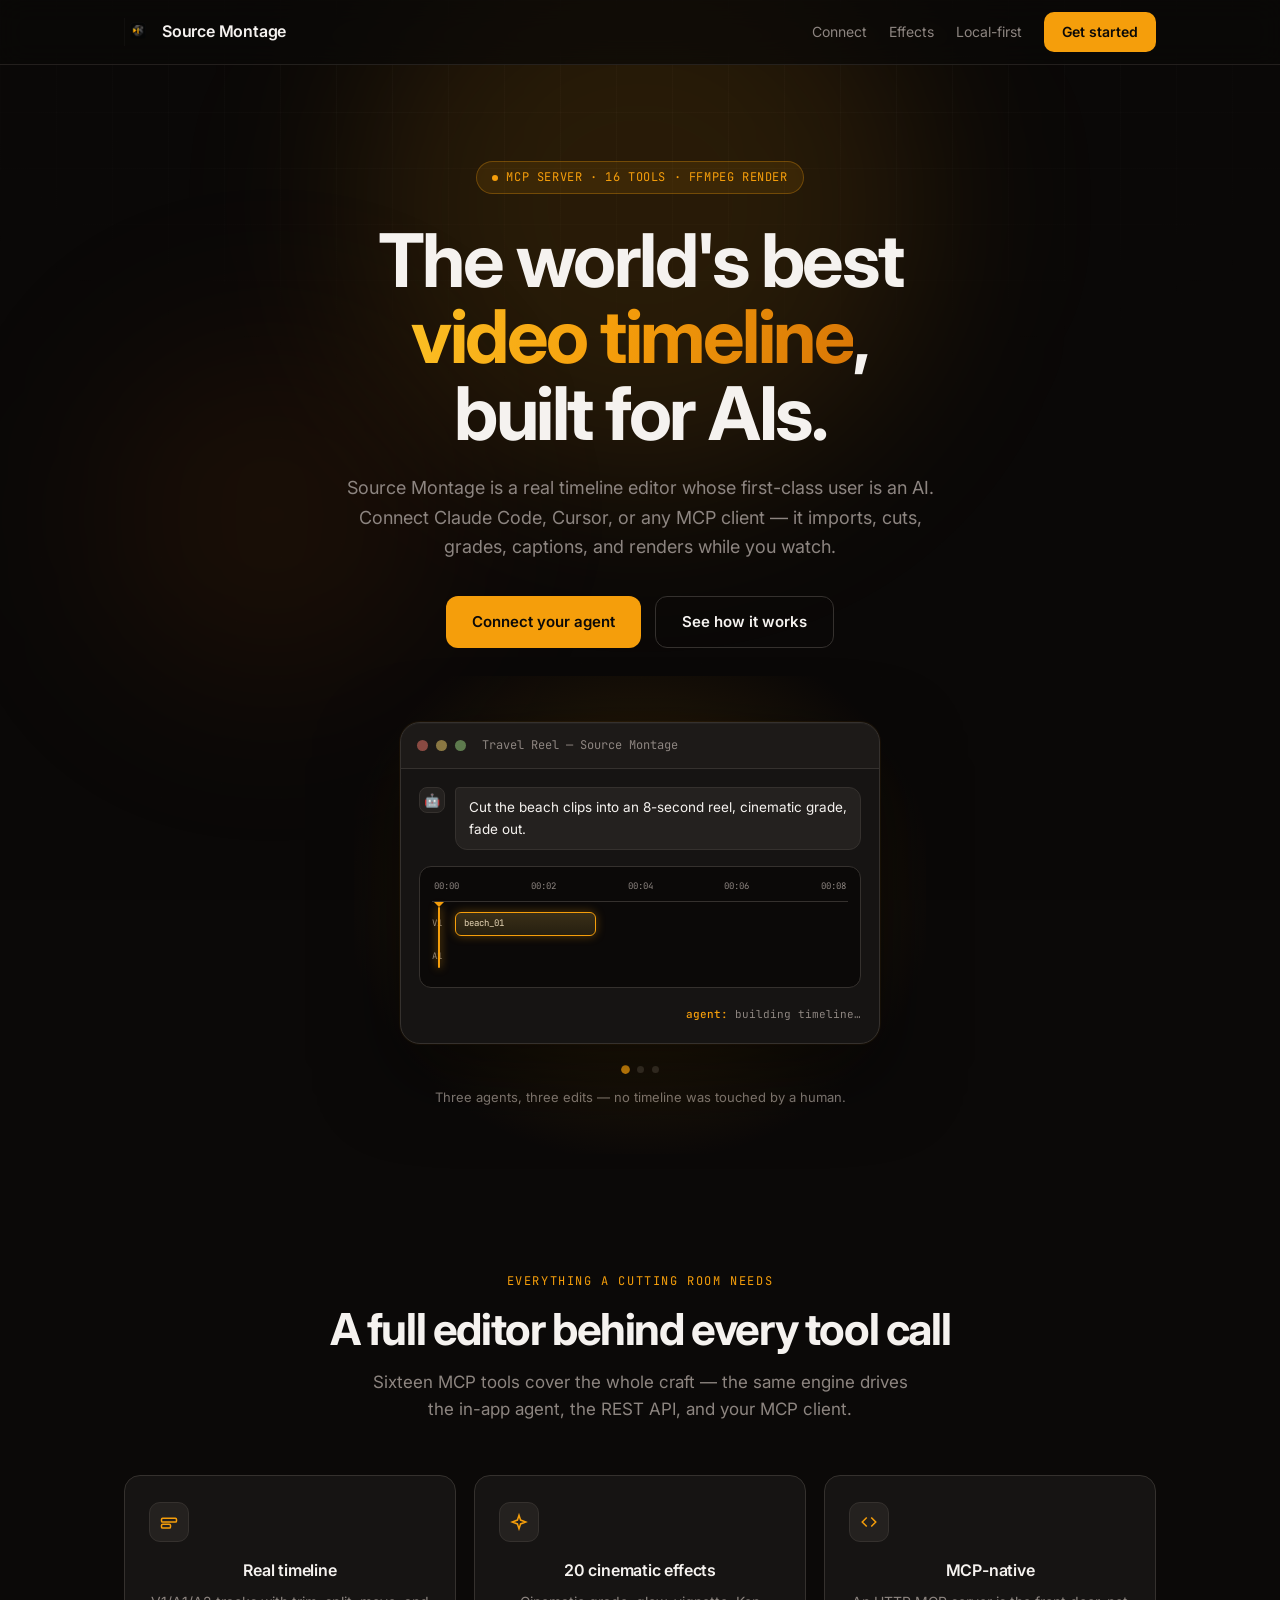
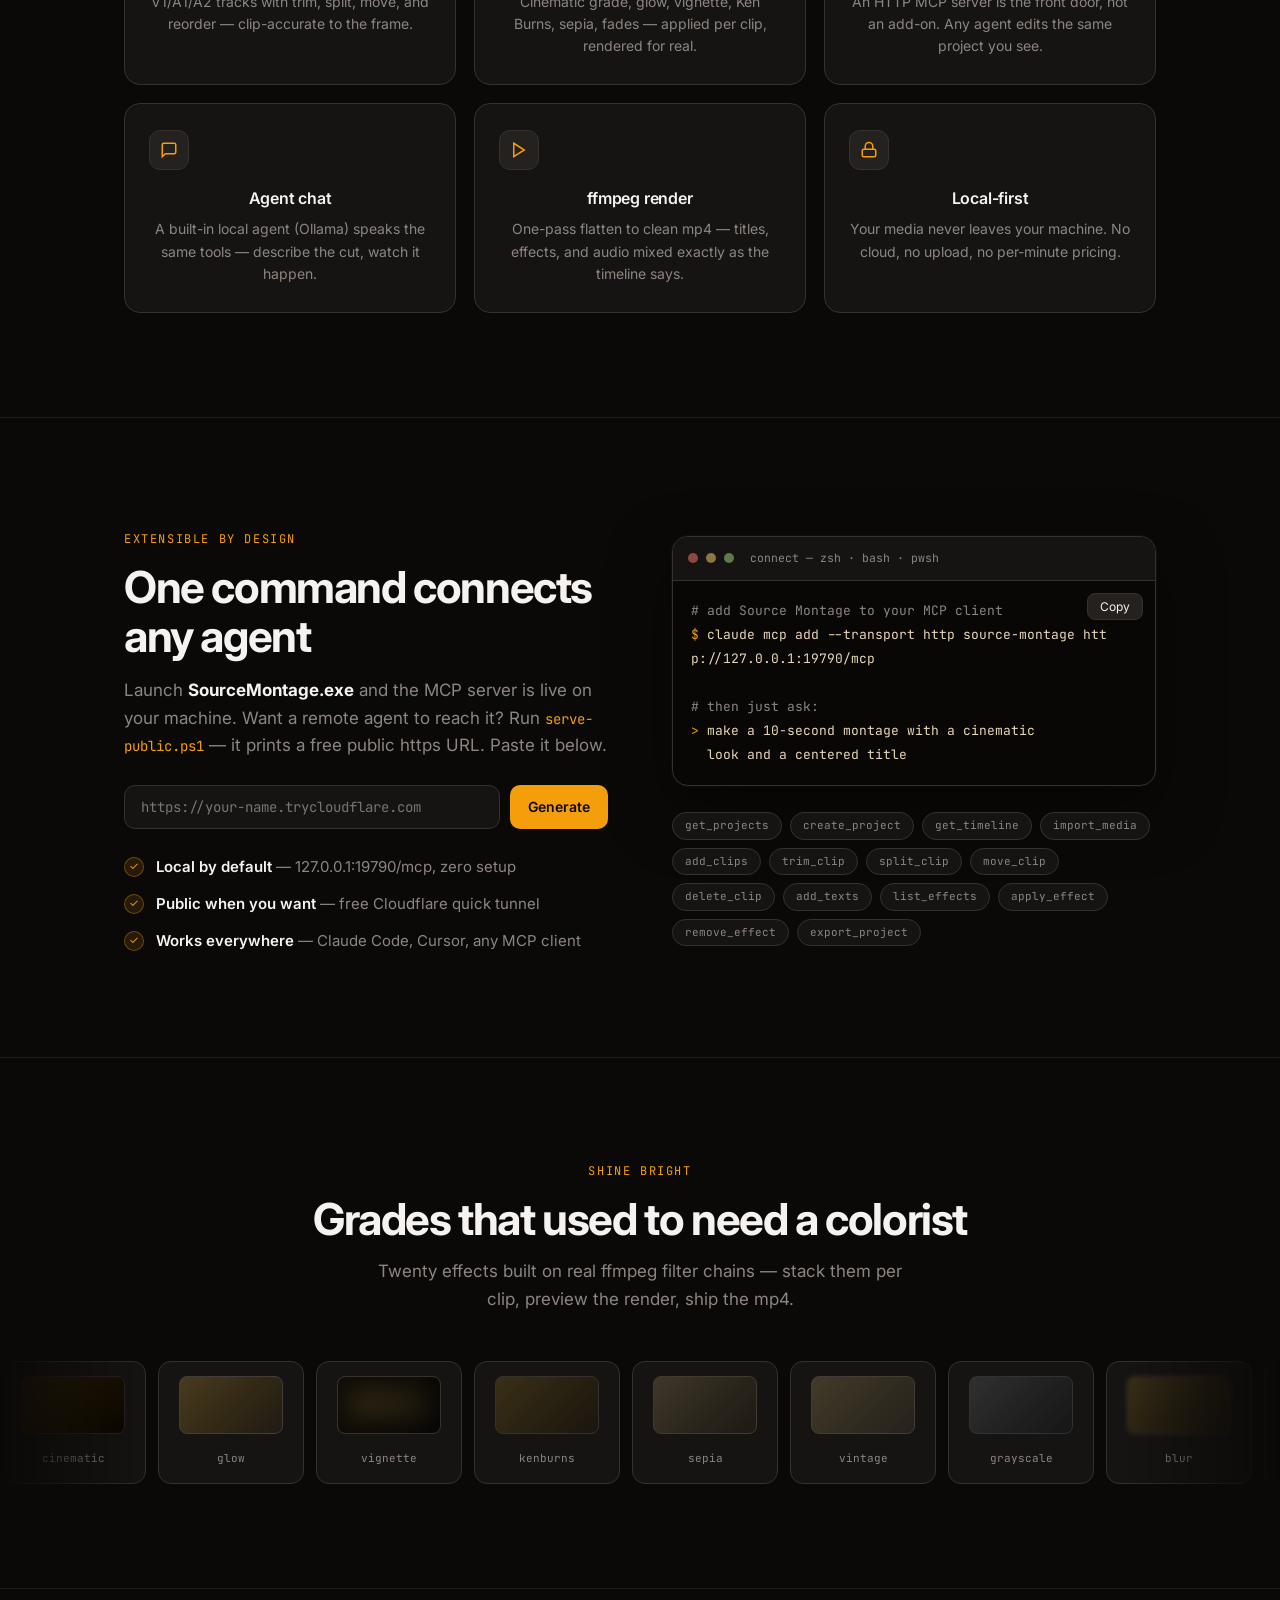
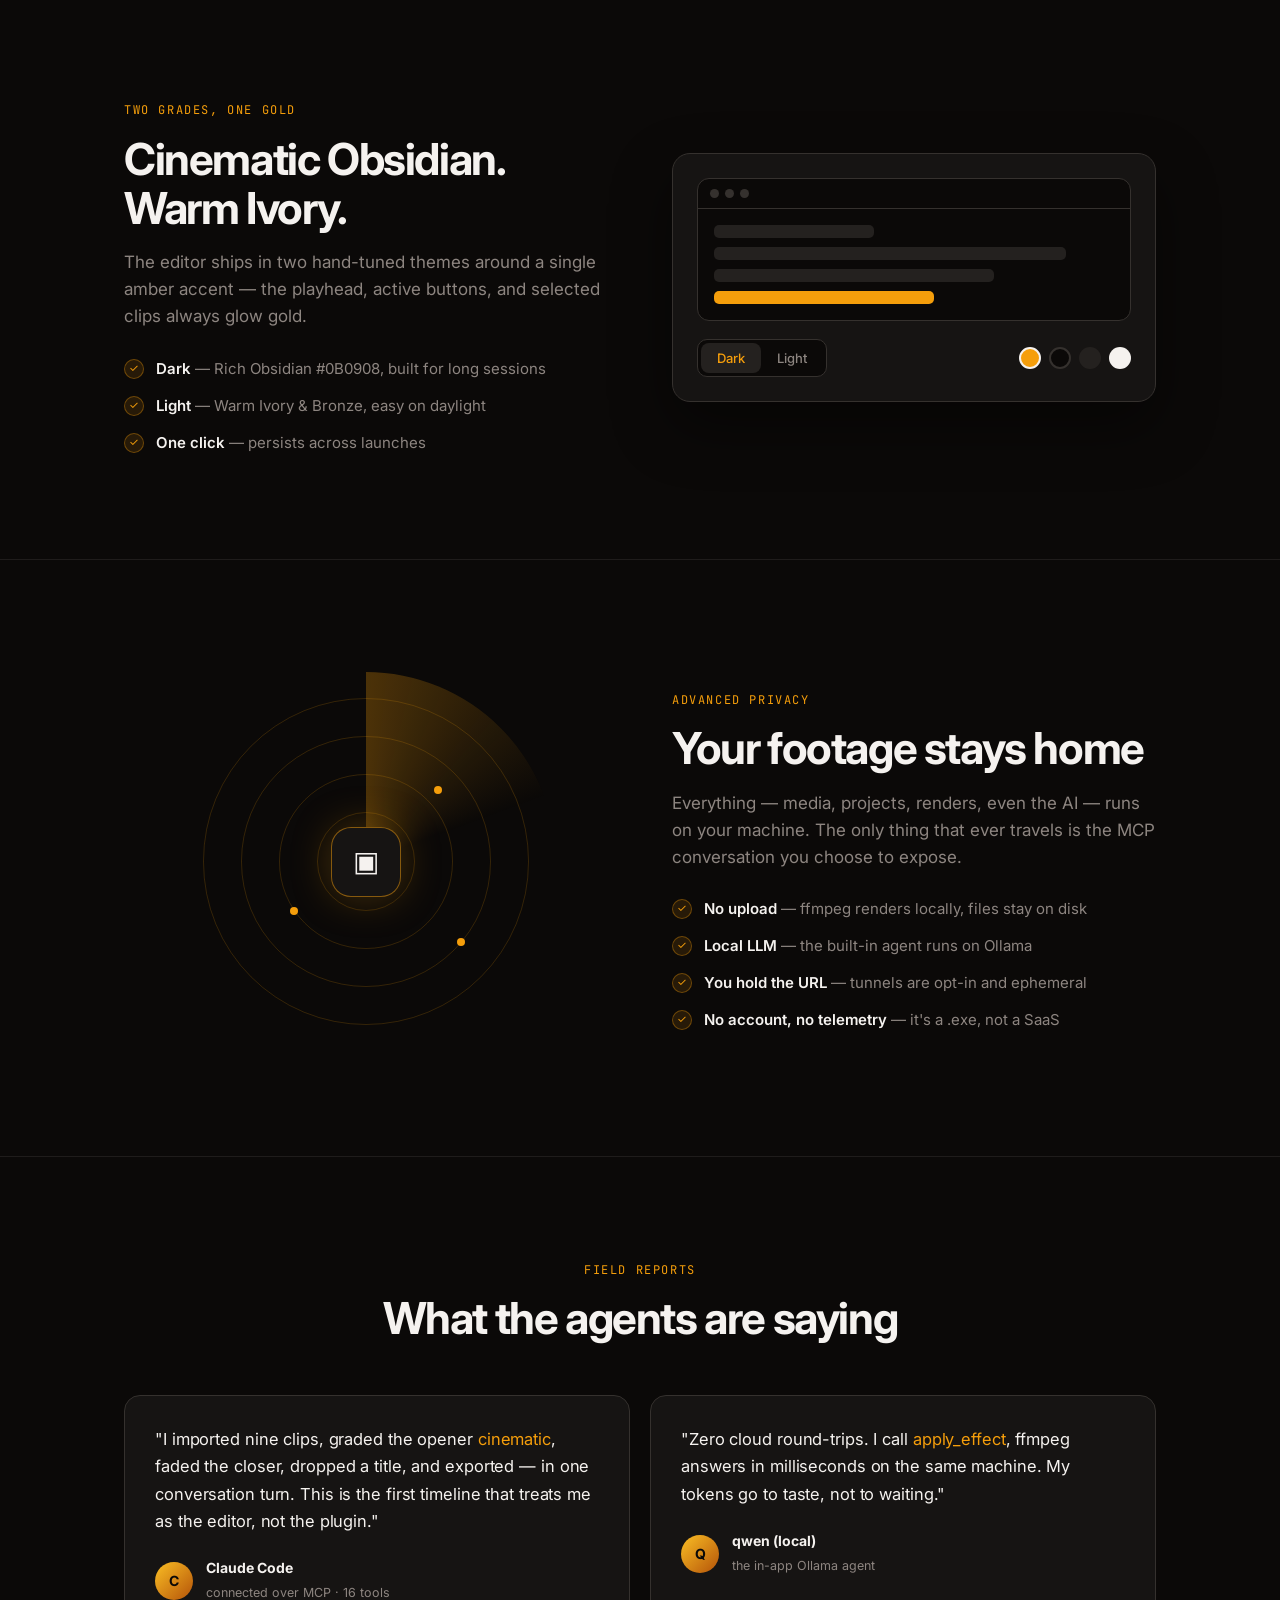
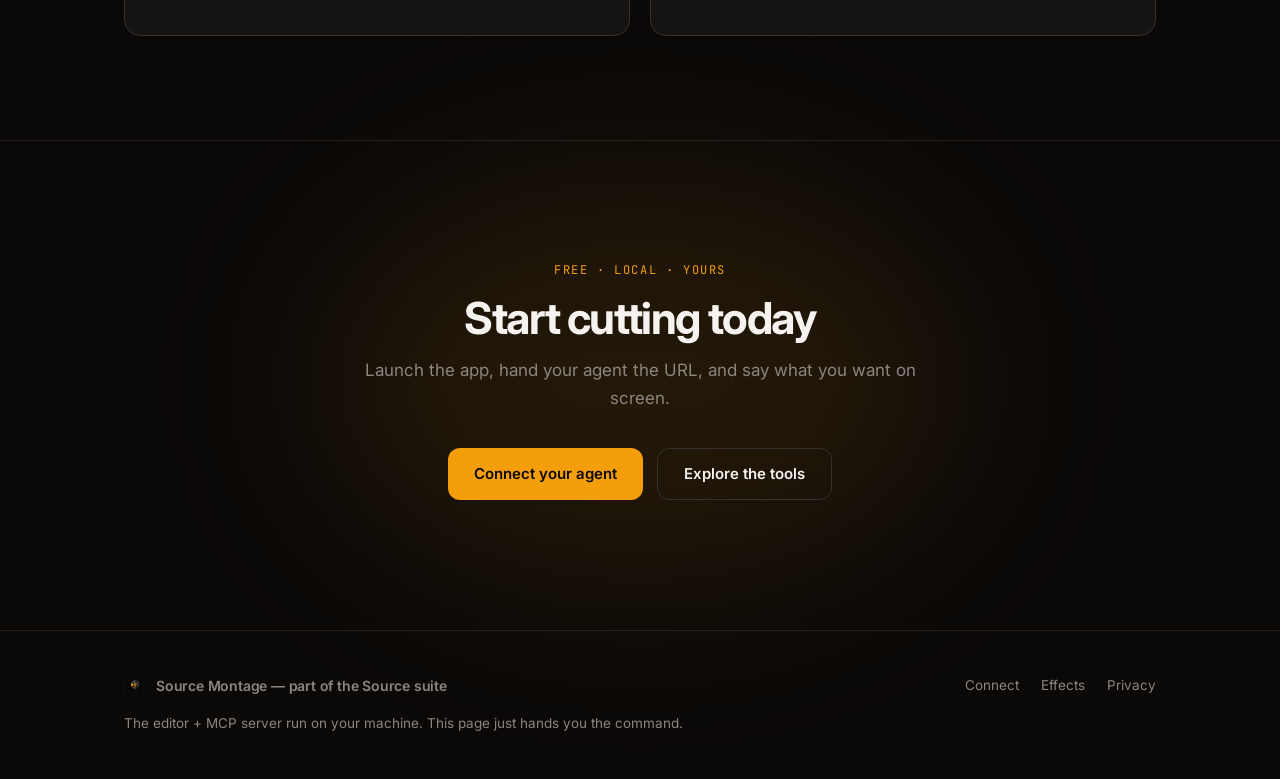
<file: index.html>
<!DOCTYPE html>
<html lang="en">
<head>
<meta charset="UTF-8" />
<meta name="viewport" content="width=device-width, initial-scale=1.0" />
<title>Source Montage — the world's best video timeline, built for AIs</title>
<link rel="shortcut icon" href="favicon.ico?v=2" type="image/x-icon" />
<link rel="icon" href="favicon.png?v=2" type="image/png" />
<link rel="apple-touch-icon" href="favicon.png?v=2" />
<meta name="description" content="Source Montage is a video editor whose first-class user is an AI. Connect any MCP client and it cuts, grades, captions, and renders — right in the timeline." />
<meta property="og:title" content="Source Montage" />
<meta property="og:description" content="The world's best video timeline, built for AIs. Powered by MCP + ffmpeg." />
<link rel="preconnect" href="https://fonts.googleapis.com" />
<link rel="preconnect" href="https://fonts.gstatic.com" crossorigin />
<link href="https://fonts.googleapis.com/css2?family=Inter:wght@400;500;600;700&family=JetBrains+Mono:wght@400;500&display=swap" rel="stylesheet" />
<style>
:root{
  --bg:#0B0908; --panel:#161413; --card:#24211F; --edge:#35312E;
  --text:#F5F2EF; --muted:#8D8580; --accent:#F59E0B;
  --sans:"Inter",-apple-system,"Segoe UI",Roboto,sans-serif;
  --mono:"JetBrains Mono",ui-monospace,Consolas,monospace;
}
*{box-sizing:border-box;margin:0;padding:0}
html{scroll-behavior:smooth}
body{background:var(--bg);color:var(--text);font-family:var(--sans);font-size:16px;line-height:1.6;overflow-x:hidden;
  -webkit-font-smoothing:antialiased}
a{color:inherit;text-decoration:none}
::selection{background:rgba(245,158,11,.3)}

/* ---------- backdrop: grid + noise + orbs ---------- */
.backdrop{position:fixed;inset:0;z-index:-2;pointer-events:none;
  background-image:linear-gradient(rgba(245,242,239,.025) 1px,transparent 1px),
                   linear-gradient(90deg,rgba(245,242,239,.025) 1px,transparent 1px);
  background-size:56px 56px;
  mask-image:radial-gradient(ellipse 90% 60% at 50% 0%,#000 30%,transparent 75%)}
.noise{position:fixed;inset:0;z-index:-1;pointer-events:none;opacity:.35;
  background-image:url("data:image/svg+xml,%3Csvg xmlns='http://www.w3.org/2000/svg' width='120' height='120'%3E%3Cfilter id='n'%3E%3CfeTurbulence type='fractalNoise' baseFrequency='.85' numOctaves='2'/%3E%3CfeColorMatrix values='0 0 0 0 0 0 0 0 0 0 0 0 0 0 0 0 0 0 .04 0'/%3E%3C/filter%3E%3Crect width='120' height='120' filter='url(%23n)'/%3E%3C/svg%3E")}
.orb{position:absolute;border-radius:50%;filter:blur(90px);pointer-events:none;z-index:0}

.wrap{max-width:1080px;margin:0 auto;padding:0 24px;position:relative;z-index:1}

/* ---------- nav ---------- */
nav{position:sticky;top:0;z-index:50;backdrop-filter:blur(14px);
  background:rgba(11,9,8,.72);border-bottom:1px solid rgba(53,49,46,.6)}
.nav-in{max-width:1080px;margin:0 auto;padding:0 24px;height:64px;display:flex;align-items:center;justify-content:space-between}
.brand{display:flex;align-items:center;gap:10px;font-weight:600;font-size:16px;letter-spacing:-.2px}
.mark{width:28px;height:28px;object-fit:contain;display:inline-block;vertical-align:middle}
.nav-r{display:flex;align-items:center;gap:22px;font-size:14px}
.nav-r a.ghost{color:var(--muted);transition:color .2s}
.nav-r a.ghost:hover{color:var(--text)}
.btn{display:inline-flex;align-items:center;gap:8px;background:var(--accent);color:#0B0908;font-weight:600;font-size:14px;
  border:none;border-radius:10px;padding:9px 18px;cursor:pointer;transition:transform .15s,box-shadow .2s;font-family:var(--sans)}
.btn:hover{transform:translateY(-1px);box-shadow:0 6px 24px rgba(245,158,11,.35)}
.btn.lg{padding:13px 26px;font-size:15px;border-radius:12px}
.btn.outline{background:transparent;color:var(--text);border:1px solid var(--edge)}
.btn.outline:hover{border-color:var(--accent);box-shadow:none;color:var(--accent)}

/* ---------- hero ---------- */
.hero{padding:96px 0 60px;text-align:center;position:relative}
.hero .orb.a{width:560px;height:560px;left:50%;top:-140px;transform:translateX(-50%);background:rgba(245,158,11,.13)}
.hero .orb.b{width:340px;height:340px;left:8%;top:280px;background:rgba(180,83,9,.10)}
.pill{display:inline-flex;align-items:center;gap:8px;font-family:var(--mono);font-size:12px;letter-spacing:.6px;color:var(--accent);
  background:rgba(245,158,11,.10);border:1px solid rgba(245,158,11,.30);border-radius:999px;padding:6px 15px;margin-bottom:28px}
.pill .dot{width:6px;height:6px;border-radius:50%;background:var(--accent);animation:pulse 2s infinite}
@keyframes pulse{0%,100%{opacity:1}50%{opacity:.3}}
h1{font-size:clamp(42px,7vw,74px);font-weight:700;line-height:1.03;letter-spacing:-2.5px}
h1 .grad{background:linear-gradient(100deg,#FBBF24,var(--accent) 45%,#D97706);-webkit-background-clip:text;background-clip:text;color:transparent}
.sub{max-width:620px;margin:22px auto 0;color:var(--muted);font-size:18px;line-height:1.65}
.hero-cta{display:flex;gap:14px;justify-content:center;margin-top:34px}

/* ---------- demo card ---------- */
.demo-zone{position:relative;margin:74px auto 0;max-width:480px}
.demo-glow{position:absolute;inset:-46px;border-radius:32px;z-index:0;
  background:radial-gradient(ellipse at 50% 45%,rgba(245,158,11,.22),rgba(245,158,11,.05) 55%,transparent 75%);
  animation:breathe 5s ease-in-out infinite}
@keyframes breathe{0%,100%{opacity:.8}50%{opacity:1.0}}
.demo{position:relative;z-index:1;background:var(--panel);border:1px solid var(--edge);border-radius:20px;text-align:left;
  box-shadow:0 1px 0 rgba(245,242,239,.06) inset,0 30px 80px rgba(0,0,0,.55),0 0 0 1px rgba(245,158,11,.06);overflow:hidden}
.demo-tb{display:flex;align-items:center;gap:8px;padding:13px 16px;border-bottom:1px solid var(--edge);background:rgba(36,33,31,.5)}
.demo-tb i{width:11px;height:11px;border-radius:50%;display:block}
.demo-tb .r{background:#8a4a42}.demo-tb .y{background:#8a7742}.demo-tb .g{background:#5d7a4d}
.demo-tb .pname{margin-left:8px;font-family:var(--mono);font-size:12px;color:var(--muted);transition:opacity .3s}
.demo-body{padding:18px 18px 16px;min-height:266px}
.chatline{display:flex;gap:10px;align-items:flex-start}
.chatline .av{flex-shrink:0;width:26px;height:26px;border-radius:8px;background:var(--card);border:1px solid var(--edge);
  display:grid;place-items:center;font-size:13px}
.bubble{background:var(--card);border:1px solid var(--edge);border-radius:4px 12px 12px 12px;padding:9px 13px;font-size:13.5px;
  color:var(--text);min-height:38px}
.bubble .caret{display:inline-block;width:7px;height:15px;background:var(--accent);vertical-align:-2px;margin-left:2px;animation:pulse 1s infinite}
.mini-tl{margin-top:16px;background:var(--bg);border:1px solid var(--edge);border-radius:12px;padding:12px 12px 10px}
.mini-tl .ruler{display:flex;justify-content:space-between;font-family:var(--mono);font-size:9px;color:var(--muted);
  padding:0 2px 7px;border-bottom:1px solid var(--edge);margin-bottom:9px}
.lane{display:flex;gap:5px;align-items:center;margin-bottom:7px;height:26px}
.lane .lb{font-family:var(--mono);font-size:9px;color:var(--muted);width:18px;flex-shrink:0}
.clip{height:24px;border-radius:6px;background:linear-gradient(180deg,#3A2F18,#261F10);border:1px solid rgba(245,158,11,.35);
  display:flex;align-items:center;padding:0 8px;font-family:var(--mono);font-size:9px;color:#e9d8b8;white-space:nowrap;overflow:hidden;
  width:0;opacity:0;transition:width .55s cubic-bezier(.2,.8,.2,1),opacity .4s}
.clip.in{opacity:1}
.clip.fx{box-shadow:0 0 10px rgba(245,158,11,.35);border-color:var(--accent)}
.aclip{background:linear-gradient(180deg,#26211a,#1a1712);border-color:var(--edge);color:var(--muted)}
.ph{position:relative}
.ph .head{position:absolute;top:-4px;bottom:2px;width:1.5px;background:var(--accent);left:8%;border-radius:2px;
  box-shadow:0 0 8px rgba(245,158,11,.8);transition:left 3.4s linear}
.ph .head::before{content:"";position:absolute;top:-5px;left:-4.25px;border:5px solid transparent;border-top-color:var(--accent)}
.demo-foot{display:flex;align-items:center;justify-content:space-between;margin-top:15px;font-size:12px}
.fxchip{display:inline-flex;gap:6px;align-items:center;font-family:var(--mono);font-size:10.5px;color:var(--accent);
  background:rgba(245,158,11,.10);border:1px solid rgba(245,158,11,.28);border-radius:999px;padding:3px 10px;opacity:0;transition:opacity .4s}
.fxchip.in{opacity:1}
.rstat{font-family:var(--mono);font-size:11px;color:var(--muted)}
.rstat b{color:var(--accent);font-weight:500}
.demo-dots{display:flex;gap:8px;justify-content:center;margin-top:22px}
.demo-dots i{width:7px;height:7px;border-radius:50%;background:var(--edge);cursor:pointer;transition:background .3s,transform .3s}
.demo-dots i.on{background:var(--accent);transform:scale(1.25)}
.demo-note{margin-top:14px;font-size:13px;color:var(--muted);text-align:center}

/* ---------- sections ---------- */
section{padding:104px 0;position:relative}
section+section{border-top:1px solid rgba(53,49,46,.5)}
.eyebrow{font-family:var(--mono);font-size:12px;letter-spacing:1.6px;text-transform:uppercase;color:var(--accent);margin-bottom:14px}
h2{font-size:clamp(30px,4.4vw,44px);font-weight:700;letter-spacing:-1.4px;line-height:1.12}
.lead{color:var(--muted);font-size:17px;max-width:560px;margin-top:14px}
.center{text-align:center}
.center .lead{margin-left:auto;margin-right:auto}

/* feature grid */
.grid6{display:grid;grid-template-columns:repeat(3,1fr);gap:18px;margin-top:52px}
.fcard{background:var(--panel);border:1px solid var(--edge);border-radius:16px;padding:26px 24px;transition:border-color .25s,transform .25s}
.fcard:hover{border-color:rgba(245,158,11,.45);transform:translateY(-3px)}
.fcard .ic{width:40px;height:40px;border-radius:11px;background:var(--card);border:1px solid var(--edge);
  display:grid;place-items:center;margin-bottom:16px;color:var(--accent)}
.fcard h3{font-size:16px;font-weight:600;margin-bottom:7px;letter-spacing:-.2px}
.fcard p{font-size:14px;color:var(--muted);line-height:1.6}

/* split rows */
.split{display:grid;grid-template-columns:1fr 1fr;gap:64px;align-items:center;margin-top:8px}
.split .lead{margin-top:16px}
.checks{margin-top:26px;display:grid;gap:13px}
.checks li{list-style:none;display:flex;gap:12px;align-items:flex-start;font-size:15px;color:var(--text)}
.checks li i{flex-shrink:0;width:20px;height:20px;border-radius:50%;margin-top:2px;display:grid;place-items:center;
  background:rgba(245,158,11,.12);border:1px solid rgba(245,158,11,.35);color:var(--accent);font-size:11px;font-style:normal}
.checks li span{color:var(--muted)}
.checks li b{color:var(--text);font-weight:600}

/* terminal */
.term{background:#080706;border:1px solid var(--edge);border-radius:16px;overflow:hidden;
  box-shadow:0 24px 60px rgba(0,0,0,.5),0 0 0 1px rgba(245,158,11,.05)}
.term-tb{display:flex;align-items:center;gap:8px;padding:12px 15px;border-bottom:1px solid var(--edge);background:var(--panel)}
.term-tb i{width:10px;height:10px;border-radius:50%}
.term-tb .r{background:#8a4a42}.term-tb .y{background:#8a7742}.term-tb .g{background:#5d7a4d}
.term-tb span{margin-left:8px;font-family:var(--mono);font-size:11.5px;color:var(--muted)}
.term-body{padding:18px;font-family:var(--mono);font-size:13px;line-height:1.85;color:#e9d8b8;position:relative;word-break:break-all}
.term-body .cm{color:var(--muted)}
.term-body .amber{color:var(--accent)}
.copy{position:absolute;top:12px;right:12px;background:var(--card);color:var(--text);border:1px solid var(--edge);
  border-radius:8px;padding:5px 12px;font-size:12px;cursor:pointer;font-family:var(--sans);transition:border-color .2s}
.copy:hover{border-color:var(--accent)}
.urlrow{display:flex;gap:10px;flex-wrap:wrap;margin:26px 0 18px}
.urlrow input{flex:1;min-width:250px;background:var(--panel);border:1px solid var(--edge);border-radius:11px;padding:12px 16px;
  color:var(--text);font-size:14px;font-family:var(--mono);transition:border-color .2s;outline:none}
.urlrow input:focus{border-color:var(--accent);box-shadow:0 0 0 3px rgba(245,158,11,.14)}
.mcp-tools{display:flex;flex-wrap:wrap;gap:8px;margin-top:26px}
.mcp-tools span{font-family:var(--mono);font-size:11px;color:var(--muted);background:var(--panel);
  border:1px solid var(--edge);border-radius:999px;padding:4px 12px;transition:color .2s,border-color .2s}
.mcp-tools span:hover{color:var(--accent);border-color:rgba(245,158,11,.4)}

/* customization / themes */
.theme-demo{background:var(--panel);border:1px solid var(--edge);border-radius:18px;padding:24px;box-shadow:0 24px 60px rgba(0,0,0,.45)}
.theme-prev{border-radius:12px;border:1px solid var(--edge);overflow:hidden;transition:background .4s}
.tp-bar{display:flex;gap:6px;padding:10px 12px;border-bottom:1px solid var(--edge)}
.tp-bar i{width:9px;height:9px;border-radius:50%;background:var(--edge)}
.tp-body{padding:16px;display:grid;gap:9px}
.tp-row{height:13px;border-radius:5px}
.theme-ctl{display:flex;gap:10px;margin-top:18px;align-items:center;justify-content:space-between}
.seg{display:inline-flex;background:var(--bg);border:1px solid var(--edge);border-radius:10px;padding:3px}
.seg button{background:transparent;border:none;color:var(--muted);font-family:var(--sans);font-size:13px;font-weight:500;
  padding:7px 16px;border-radius:8px;cursor:pointer;transition:all .2s}
.seg button.on{background:var(--card);color:var(--accent)}
.swatches{display:flex;gap:8px}
.swatches i{width:22px;height:22px;border-radius:50%;cursor:pointer;border:2px solid transparent;transition:transform .15s}
.swatches i:hover{transform:scale(1.15)}
.swatches i.on{border-color:var(--text)}

/* effects marquee */
.marquee{overflow:hidden;margin-top:48px;position:relative;
  mask-image:linear-gradient(90deg,transparent,#000 12%,#000 88%,transparent)}
.mq-track{display:flex;gap:12px;width:max-content;animation:mq 30s linear infinite}
.marquee:hover .mq-track{animation-play-state:paused}
@keyframes mq{to{transform:translateX(-50%)}}
.fx-tile{flex-shrink:0;background:var(--panel);border:1px solid var(--edge);border-radius:13px;padding:14px 20px;text-align:center}
.fx-tile .sw{width:104px;height:58px;border-radius:8px;margin-bottom:10px;border:1px solid var(--edge);
  background:linear-gradient(135deg,#3A2F18 0%,#261F10 60%,#1a1510 100%);position:relative;overflow:hidden}
.fx-tile .sw::after{content:"";position:absolute;inset:0}
.fx-tile span{font-family:var(--mono);font-size:11px;color:var(--muted)}

/* security / local */
.radar{position:relative;width:100%;max-width:380px;aspect-ratio:1;margin:0 auto}
.radar .ring{position:absolute;border:1px solid rgba(245,158,11,.18);border-radius:50%}
.radar .sweep{position:absolute;inset:0;border-radius:50%;overflow:hidden;
  background:conic-gradient(from 0deg,rgba(245,158,11,.28),transparent 70deg,transparent);animation:sweep 4.5s linear infinite}
@keyframes sweep{to{transform:rotate(360deg)}}
.radar .core{position:absolute;left:50%;top:50%;transform:translate(-50%,-50%);width:70px;height:70px;border-radius:20px;
  background:var(--panel);border:1px solid rgba(245,158,11,.5);display:grid;place-items:center;font-size:28px;z-index:2;
  box-shadow:0 0 40px rgba(245,158,11,.25)}
.radar .blip{position:absolute;width:8px;height:8px;border-radius:50%;background:var(--accent);animation:pulse 2.4s infinite}

/* quotes */
.quotes{display:grid;grid-template-columns:1fr 1fr;gap:20px;margin-top:52px}
.quote{background:var(--panel);border:1px solid var(--edge);border-radius:16px;padding:30px}
.quote p{font-size:16.5px;line-height:1.65;letter-spacing:-.1px}
.quote p em{color:var(--accent);font-style:normal}
.qwho{display:flex;align-items:center;gap:13px;margin-top:22px}
.qwho .qa{width:38px;height:38px;border-radius:50%;display:grid;place-items:center;font-weight:700;font-size:14px;color:#0B0908;
  background:linear-gradient(135deg,#FBBF24,#B45309)}
.qwho b{display:block;font-size:14px}
.qwho span{font-size:12.5px;color:var(--muted)}

/* CTA */
.cta{position:relative;text-align:center;padding:120px 0 130px}
.cta .orb.c{width:640px;height:400px;left:50%;top:40px;transform:translateX(-50%);background:rgba(245,158,11,.10)}
.cta .btns{display:flex;gap:14px;justify-content:center;margin-top:36px}

/* footer */
footer{border-top:1px solid rgba(53,49,46,.6);padding:44px 0;font-size:13.5px;color:var(--muted)}
.foot{display:flex;align-items:center;justify-content:space-between;flex-wrap:wrap;gap:16px}
.foot .fl{display:flex;gap:22px}
.foot a:hover{color:var(--accent)}

/* reveal */
.rv{opacity:0;transform:translateY(22px);transition:opacity .7s ease,transform .7s ease}
.rv.in{opacity:1;transform:none}

@media(max-width:880px){
  .grid6{grid-template-columns:1fr 1fr}
  .split{grid-template-columns:1fr;gap:40px}
  .quotes{grid-template-columns:1fr}
}
@media(max-width:560px){
  .grid6{grid-template-columns:1fr}
  .hero{padding:64px 0 40px}
  section{padding:72px 0}
  .nav-r a.ghost{display:none}
  h1{letter-spacing:-1.5px}
}
</style>
</head>
<body>
<div class="backdrop"></div><div class="noise"></div>

<nav>
  <div class="nav-in">
    <a class="brand" href="#"><img class="mark" src="favicon.png" alt="Source Montage Logo" /> Source Montage</a>
    <div class="nav-r">
      <a class="ghost" href="#connect">Connect</a>
      <a class="ghost" href="#effects">Effects</a>
      <a class="ghost" href="#local">Local-first</a>
      <a class="btn" href="#connect">Get started</a>
    </div>
  </div>
</nav>

<!-- ======================= HERO ======================= -->
<header class="hero">
  <span class="orb a"></span><span class="orb b"></span>
  <div class="wrap">
    <span class="pill"><span class="dot"></span> MCP SERVER · 16 TOOLS · FFMPEG RENDER</span>
    <h1>The world's best<br><span class="grad">video timeline</span>,<br>built for AIs.</h1>
    <p class="sub">Source Montage is a real timeline editor whose first-class user is an AI.
      Connect Claude Code, Cursor, or any MCP client — it imports, cuts, grades,
      captions, and renders while you watch.</p>
    <div class="hero-cta">
      <a class="btn lg" href="#connect">Connect your agent</a>
      <a class="btn lg outline" href="#how">See how it works</a>
    </div>

    <!-- cycling demo card -->
    <div class="demo-zone">
      <div class="demo-glow"></div>
      <div class="demo">
        <div class="demo-tb"><i class="r"></i><i class="y"></i><i class="g"></i><span class="pname" id="dName">Travel Reel — Source Montage</span></div>
        <div class="demo-body">
          <div class="chatline">
            <span class="av">🤖</span>
            <div class="bubble"><span id="dChat"></span><span class="caret" id="dCaret"></span></div>
          </div>
          <div class="mini-tl">
            <div class="ruler"><span>00:00</span><span>00:02</span><span>00:04</span><span>00:06</span><span>00:08</span></div>
            <div class="ph"><span class="head" id="dHead"></span>
              <div class="lane"><span class="lb">V1</span><span class="clip" id="c1"></span><span class="clip" id="c2"></span><span class="clip" id="c3"></span></div>
              <div class="lane"><span class="lb">A1</span><span class="clip aclip" id="c4"></span></div>
            </div>
          </div>
          <div class="demo-foot">
            <span class="fxchip" id="dFx">✦ cinematic</span>
            <span class="rstat" id="dStat">timeline empty</span>
          </div>
        </div>
      </div>
      <div class="demo-dots" id="dDots"><i class="on"></i><i></i><i></i></div>
      <p class="demo-note">Three agents, three edits — no timeline was touched by a human.</p>
    </div>
  </div>
</header>

<!-- ======================= FEATURES ======================= -->
<section id="how">
  <div class="wrap center rv">
    <p class="eyebrow">Everything a cutting room needs</p>
    <h2>A full editor behind every tool call</h2>
    <p class="lead">Sixteen MCP tools cover the whole craft — the same engine drives the in-app agent, the REST API, and your MCP client.</p>
    <div class="grid6">
      <div class="fcard rv"><div class="ic"><svg width="18" height="18" viewBox="0 0 24 24" fill="none" stroke="currentColor" stroke-width="2"><rect x="2" y="7" width="20" height="5" rx="1.5"/><rect x="2" y="15" width="12" height="5" rx="1.5"/></svg></div><h3>Real timeline</h3><p>V1/A1/A2 tracks with trim, split, move, and reorder — clip-accurate to the frame.</p></div>
      <div class="fcard rv"><div class="ic"><svg width="18" height="18" viewBox="0 0 24 24" fill="none" stroke="currentColor" stroke-width="2"><path d="M12 3l2.1 6.4L21 12l-6.9 2.6L12 21l-2.1-6.4L3 12l6.9-2.6z"/></svg></div><h3>20 cinematic effects</h3><p>Cinematic grade, glow, vignette, Ken Burns, sepia, fades — applied per clip, rendered for real.</p></div>
      <div class="fcard rv"><div class="ic"><svg width="18" height="18" viewBox="0 0 24 24" fill="none" stroke="currentColor" stroke-width="2"><path d="M9 18l-6-6 6-6M15 6l6 6-6 6"/></svg></div><h3>MCP-native</h3><p>An HTTP MCP server is the front door, not an add-on. Any agent edits the same project you see.</p></div>
      <div class="fcard rv"><div class="ic"><svg width="18" height="18" viewBox="0 0 24 24" fill="none" stroke="currentColor" stroke-width="2"><path d="M21 15a2 2 0 01-2 2H7l-4 4V5a2 2 0 012-2h14a2 2 0 012 2z"/></svg></div><h3>Agent chat</h3><p>A built-in local agent (Ollama) speaks the same tools — describe the cut, watch it happen.</p></div>
      <div class="fcard rv"><div class="ic"><svg width="18" height="18" viewBox="0 0 24 24" fill="none" stroke="currentColor" stroke-width="2"><polygon points="5 3 19 12 5 21 5 3"/></svg></div><h3>ffmpeg render</h3><p>One-pass flatten to clean mp4 — titles, effects, and audio mixed exactly as the timeline says.</p></div>
      <div class="fcard rv"><div class="ic"><svg width="18" height="18" viewBox="0 0 24 24" fill="none" stroke="currentColor" stroke-width="2"><rect x="3" y="11" width="18" height="10" rx="2"/><path d="M7 11V7a5 5 0 0110 0v4"/></svg></div><h3>Local-first</h3><p>Your media never leaves your machine. No cloud, no upload, no per-minute pricing.</p></div>
    </div>
  </div>
</section>

<!-- ======================= CONNECT / TERMINAL ======================= -->
<section id="connect">
  <div class="wrap">
    <div class="split">
      <div class="rv">
        <p class="eyebrow">Extensible by design</p>
        <h2>One command connects any agent</h2>
        <p class="lead">Launch <b style="color:var(--text)">SourceMontage.exe</b> and the MCP server is live on your machine.
          Want a remote agent to reach it? Run <span style="font-family:var(--mono);font-size:14px;color:var(--accent)">serve-public.ps1</span> —
          it prints a free public https URL. Paste it below.</p>
        <div class="urlrow">
          <input id="url" placeholder="https://your-name.trycloudflare.com" autocomplete="off" spellcheck="false" />
          <button class="btn" id="gen">Generate</button>
        </div>
        <ul class="checks">
          <li><i>✓</i><span><b>Local by default</b> — 127.0.0.1:19790/mcp, zero setup</span></li>
          <li><i>✓</i><span><b>Public when you want</b> — free Cloudflare quick tunnel</span></li>
          <li><i>✓</i><span><b>Works everywhere</b> — Claude Code, Cursor, any MCP client</span></li>
        </ul>
      </div>
      <div class="rv">
        <div class="term">
          <div class="term-tb"><i class="r"></i><i class="y"></i><i class="g"></i><span>connect — zsh · bash · pwsh</span></div>
          <div class="term-body">
            <button class="copy" id="copy">Copy</button>
            <span class="cm"># add Source Montage to your MCP client</span><br>
            <span class="amber">$</span> <span id="cmd">claude mcp add --transport http source-montage http://127.0.0.1:19790/mcp</span><br><br>
            <span class="cm"># then just ask:</span><br>
            <span class="amber">&gt;</span> make a 10-second montage with a cinematic<br>&nbsp;&nbsp;look and a centered title
          </div>
        </div>
        <div class="mcp-tools">
          <span>get_projects</span><span>create_project</span><span>get_timeline</span><span>import_media</span>
          <span>add_clips</span><span>trim_clip</span><span>split_clip</span><span>move_clip</span><span>delete_clip</span>
          <span>add_texts</span><span>list_effects</span><span>apply_effect</span><span>remove_effect</span><span>export_project</span>
        </div>
      </div>
    </div>
  </div>
</section>

<!-- ======================= EFFECTS ======================= -->
<section id="effects">
  <div class="wrap center rv">
    <p class="eyebrow">Shine bright</p>
    <h2>Grades that used to need a colorist</h2>
    <p class="lead">Twenty effects built on real ffmpeg filter chains — stack them per clip, preview the render, ship the mp4.</p>
  </div>
  <div class="marquee rv">
    <div class="mq-track" id="mqTrack"></div>
  </div>
</section>

<!-- ======================= THEMES ======================= -->
<section>
  <div class="wrap">
    <div class="split">
      <div class="rv">
        <p class="eyebrow">Two grades, one gold</p>
        <h2>Cinematic Obsidian.<br>Warm Ivory.</h2>
        <p class="lead">The editor ships in two hand-tuned themes around a single amber accent —
          the playhead, active buttons, and selected clips always glow gold.</p>
        <ul class="checks">
          <li><i>✓</i><span><b>Dark</b> — Rich Obsidian #0B0908, built for long sessions</span></li>
          <li><i>✓</i><span><b>Light</b> — Warm Ivory &amp; Bronze, easy on daylight</span></li>
          <li><i>✓</i><span><b>One click</b> — persists across launches</span></li>
        </ul>
      </div>
      <div class="rv">
        <div class="theme-demo">
          <div class="theme-prev" id="tPrev">
            <div class="tp-bar" id="tBar"><i></i><i></i><i></i></div>
            <div class="tp-body" id="tBody">
              <div class="tp-row" style="width:40%"></div>
              <div class="tp-row" style="width:88%"></div>
              <div class="tp-row" style="width:70%"></div>
              <div class="tp-row accentbar" style="width:55%"></div>
            </div>
          </div>
          <div class="theme-ctl">
            <div class="seg">
              <button class="on" id="tDark">Dark</button>
              <button id="tLight">Light</button>
            </div>
            <div class="swatches">
              <i class="on" style="background:#F59E0B" title="Amber Gold"></i>
              <i style="background:#0B0908;border-color:var(--edge)" title="Obsidian"></i>
              <i style="background:#24211F" title="Cocoa"></i>
              <i style="background:#F5F2EF" title="Ivory"></i>
            </div>
          </div>
        </div>
      </div>
    </div>
  </div>
</section>

<!-- ======================= LOCAL / SECURITY ======================= -->
<section id="local">
  <div class="wrap">
    <div class="split">
      <div class="rv">
        <div class="radar" id="radar">
          <span class="sweep"></span>
          <span class="core">▣</span>
        </div>
      </div>
      <div class="rv">
        <p class="eyebrow">Advanced privacy</p>
        <h2>Your footage stays home</h2>
        <p class="lead">Everything — media, projects, renders, even the AI — runs on your machine.
          The only thing that ever travels is the MCP conversation you choose to expose.</p>
        <ul class="checks">
          <li><i>✓</i><span><b>No upload</b> — ffmpeg renders locally, files stay on disk</span></li>
          <li><i>✓</i><span><b>Local LLM</b> — the built-in agent runs on Ollama</span></li>
          <li><i>✓</i><span><b>You hold the URL</b> — tunnels are opt-in and ephemeral</span></li>
          <li><i>✓</i><span><b>No account, no telemetry</b> — it's a .exe, not a SaaS</span></li>
        </ul>
      </div>
    </div>
  </div>
</section>

<!-- ======================= QUOTES ======================= -->
<section>
  <div class="wrap center rv">
    <p class="eyebrow">Field reports</p>
    <h2>What the agents are saying</h2>
    <div class="quotes" style="text-align:left">
      <div class="quote rv">
        <p>"I imported nine clips, graded the opener <em>cinematic</em>, faded the closer, dropped a title, and exported —
          in one conversation turn. This is the first timeline that treats me as the editor, not the plugin."</p>
        <div class="qwho"><span class="qa">C</span><div><b>Claude Code</b><span>connected over MCP · 16 tools</span></div></div>
      </div>
      <div class="quote rv">
        <p>"Zero cloud round-trips. I call <em>apply_effect</em>, ffmpeg answers in milliseconds on the same machine.
          My tokens go to taste, not to waiting."</p>
        <div class="qwho"><span class="qa">Q</span><div><b>qwen (local)</b><span>the in-app Ollama agent</span></div></div>
      </div>
    </div>
  </div>
</section>

<!-- ======================= CTA ======================= -->
<section class="cta">
  <span class="orb c"></span>
  <div class="wrap rv">
    <p class="eyebrow">Free · Local · Yours</p>
    <h2>Start cutting today</h2>
    <p class="lead" style="margin-left:auto;margin-right:auto">Launch the app, hand your agent the URL, and say what you want on screen.</p>
    <div class="btns">
      <a class="btn lg" href="#connect">Connect your agent</a>
      <a class="btn lg outline" href="#how">Explore the tools</a>
    </div>
  </div>
</section>

<footer>
  <div class="wrap foot">
    <span class="brand" style="font-size:14px"><img class="mark" style="width:22px;height:22px;" src="favicon.png" alt="Source Montage Logo" /> Source Montage — part of the Source suite</span>
    <div class="fl">
      <a href="#connect">Connect</a><a href="#effects">Effects</a><a href="#local">Privacy</a>
    </div>
    <span>The editor + MCP server run on your machine. This page just hands you the command.</span>
  </div>
</footer>

<script>
var $=function(i){return document.getElementById(i)};

/* ---------- hero demo cycle ---------- */
var DEMOS=[
  {name:"Travel Reel — Source Montage",chat:"Cut the beach clips into an 8-second reel, cinematic grade, fade out.",
   fx:"✦ cinematic",clips:[["beach_01",34],["cliff_dive",26],["sunset",22]],audio:["waves.mp3",84]},
  {name:"Product Promo — Source Montage",chat:"Ken Burns on the hero shot, glow the logo sting, add title \"Now Shipping\".",
   fx:"✦ kenburns + glow",clips:[["hero_shot",40],["logo_sting",20],["b_roll",24]],audio:["synth_bed.mp3",84]},
  {name:"Birthday Cut — Source Montage",chat:"Warm grade everything, sepia the old photos, fade in from black.",
   fx:"✦ warm + sepia",clips:[["cake",28],["photos",30],["candles",26]],audio:["party.mp3",84]}
];
var di=0,typeTimer=null,cycleTimer=null;
function runDemo(n){
  di=n%DEMOS.length;var d=DEMOS[di];
  var dots=$("dDots").children;for(var i=0;i<dots.length;i++)dots[i].className=i===di?"on":"";
  $("dName").textContent=d.name;
  $("dChat").textContent="";$("dCaret").style.display="inline-block";
  $("dFx").className="fxchip";$("dStat").textContent="timeline empty";
  var cl=["c1","c2","c3"];
  for(var j=0;j<3;j++){var el=$(cl[j]);el.className="clip";el.style.width="0";el.textContent=""}
  var a=$("c4");a.className="clip aclip";a.style.width="0";a.textContent="";
  var hd=$("dHead");hd.style.transition="none";hd.style.left="1.5%";
  clearInterval(typeTimer);var t=0;
  typeTimer=setInterval(function(){
    t++;$("dChat").textContent=d.chat.slice(0,t);
    if(t>=d.chat.length){
      clearInterval(typeTimer);$("dCaret").style.display="none";
      $("dStat").innerHTML="<b>agent:</b> building timeline…";
      d.clips.forEach(function(c,k){
        setTimeout(function(){var el=$(cl[k]);el.className="clip in"+(k===0?" fx":"");
          el.style.width=c[1]+"%";el.textContent=c[0]},350+k*420);
      });
      setTimeout(function(){a.className="clip aclip in";a.style.width=d.audio[1]+"%";a.textContent=d.audio[0]},350+3*420);
      setTimeout(function(){$("dFx").textContent=d.fx;$("dFx").className="fxchip in";
        $("dStat").innerHTML="<b>rendering</b> montage.mp4…";
        hd.style.transition="left 3.4s linear";hd.style.left="94%"},2100);
      setTimeout(function(){$("dStat").innerHTML="<b>✓ exported</b> montage.mp4"},5600);
    }
  },26);
}
for(var k=0;k<3;k++)(function(k){$("dDots").children[k].onclick=function(){clearTimeout(cycleTimer);runDemo(k);schedule()}})(k);
function schedule(){cycleTimer=setTimeout(function(){runDemo(di+1);schedule()},9000)}
runDemo(0);schedule();

/* ---------- connect command ---------- */
function norm(u){return(u||"").trim().replace(/\/+$/,"")}
function gen(){var u=norm($("url").value)||"http://127.0.0.1:19790";
  $("cmd").textContent="claude mcp add --transport http source-montage "+u+"/mcp";
  if(norm($("url").value))localStorage.setItem("sm_url",norm($("url").value))}
$("gen").onclick=gen;$("url").addEventListener("input",gen);
var sv=localStorage.getItem("sm_url");if(sv){$("url").value=sv;gen()}
$("copy").onclick=function(){navigator.clipboard.writeText($("cmd").textContent);
  $("copy").textContent="Copied ✓";setTimeout(function(){$("copy").textContent="Copy"},1400)};

/* ---------- effects marquee ---------- */
var FX=["cinematic","glow","vignette","kenburns","sepia","vintage","grayscale","blur","sharpen","warm","cool",
        "brighten","darken","contrast","saturate","desaturate","mirror","invert","fadein","fadeout"];
var FILT={cinematic:"contrast(1.15) saturate(1.2)",glow:"brightness(1.25) blur(.5px)",vignette:"",kenburns:"",
  sepia:"sepia(.85)",vintage:"sepia(.4) contrast(.9)",grayscale:"grayscale(1)",blur:"blur(2px)",sharpen:"contrast(1.3)",
  warm:"sepia(.25) saturate(1.3)",cool:"hue-rotate(25deg)",brighten:"brightness(1.35)",darken:"brightness(.65)",
  contrast:"contrast(1.5)",saturate:"saturate(2)",desaturate:"saturate(.4)",mirror:"",invert:"invert(1)",
  fadein:"opacity(.55)",fadeout:"opacity(.35)"};
var tr=$("mqTrack"),html="";
[0,1].forEach(function(){FX.forEach(function(f){
  var extra=f==="vignette"?"box-shadow:inset 0 0 26px 12px rgba(0,0,0,.75);":f==="mirror"?"transform:scaleX(-1);":"";
  html+='<div class="fx-tile"><div class="sw" style="filter:'+(FILT[f]||"none")+';'+extra+'"></div><span>'+f+"</span></div>"})});
tr.innerHTML=html;

/* ---------- theme demo ---------- */
function paintTheme(dark){
  var pv=$("tPrev"),bd=$("tBody"),bar=$("tBar");
  pv.style.background=dark?"#0B0908":"#FAF9F6";
  pv.style.borderColor=dark?"#35312E":"#D0CBBF";
  bar.style.borderColor=dark?"#35312E":"#D0CBBF";
  var rows=bd.children;
  for(var i=0;i<rows.length;i++){
    rows[i].style.background=rows[i].classList.contains("accentbar")
      ?(dark?"#F59E0B":"#D97706")
      :(dark?"#24211F":"#E5E2DC");
  }
  var dots=bar.children;for(var j=0;j<dots.length;j++)dots[j].style.background=dark?"#35312E":"#D0CBBF";
  $("tDark").className=dark?"on":"";$("tLight").className=dark?"":"on";
}
$("tDark").onclick=function(){paintTheme(true)};
$("tLight").onclick=function(){paintTheme(false)};
paintTheme(true);
var sw=document.querySelectorAll(".swatches i");
sw.forEach(function(s){s.onclick=function(){sw.forEach(function(x){x.classList.remove("on")});s.classList.add("on")}});

/* ---------- radar rings + blips ---------- */
(function(){var r=$("radar");
  [86,66,46,26].forEach(function(p){var el=document.createElement("span");el.className="ring";
    el.style.cssText="width:"+p+"%;height:"+p+"%;left:"+(50-p/2)+"%;top:"+(50-p/2)+"%";r.appendChild(el)});
  [[68,30],[30,62],[74,70]].forEach(function(b,i){var el=document.createElement("span");el.className="blip";
    el.style.cssText="left:"+b[0]+"%;top:"+b[1]+"%;animation-delay:"+i*0.8+"s";r.appendChild(el)});
})();

/* ---------- reveal on scroll ---------- */
var io=new IntersectionObserver(function(es){es.forEach(function(e){
  if(e.isIntersecting){e.target.classList.add("in");io.unobserve(e.target)}})},{threshold:.12});
document.querySelectorAll(".rv").forEach(function(el){io.observe(el)});
</script>
</body>
</html>
</file>
